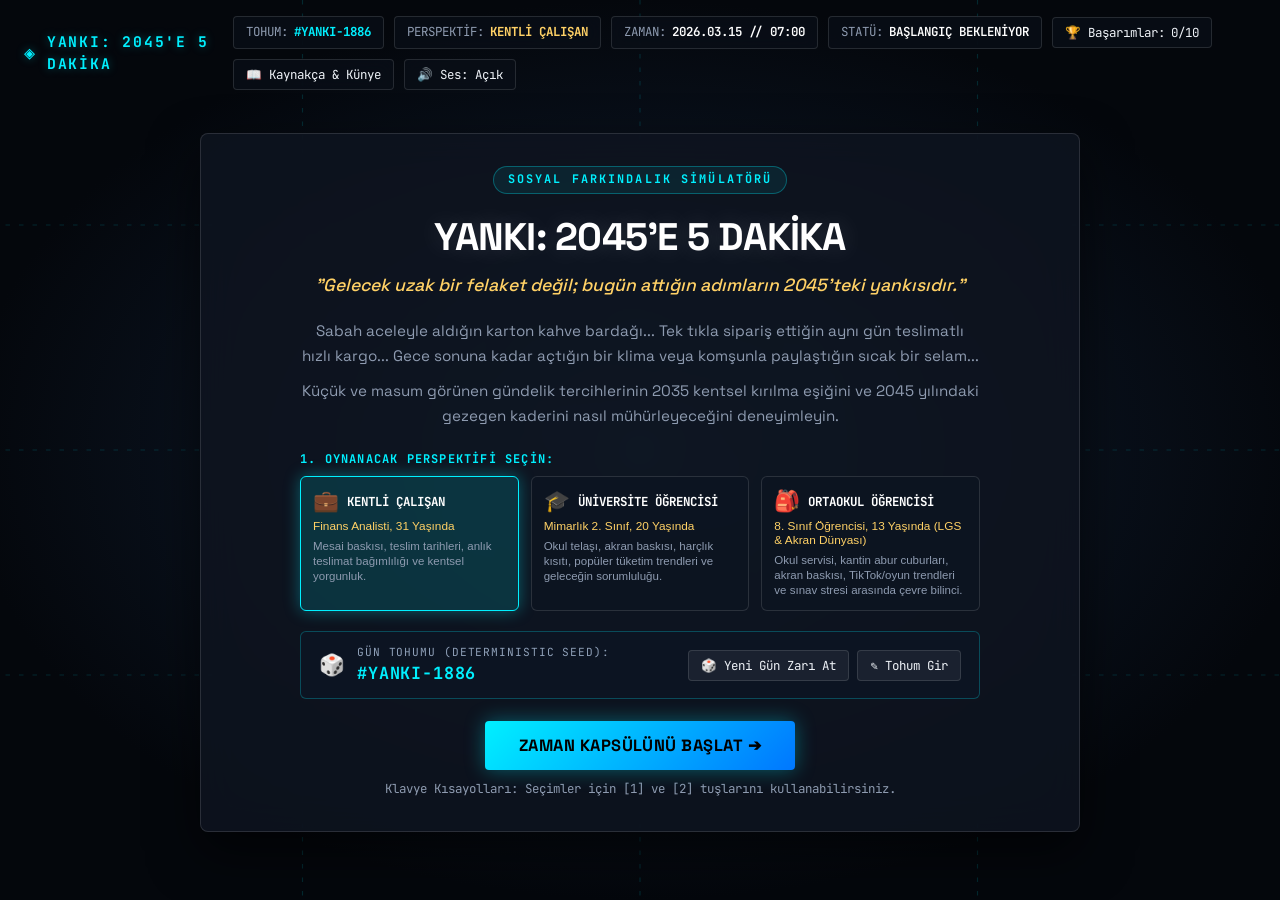
<file: index.html>
<!DOCTYPE html>
<html lang="tr">
<head>
  <meta charset="UTF-8">
  <meta name="viewport" content="width=device-width, initial-scale=1.0">
  <title>YANKI (ECHO): 2045'e 5 Dakika — Sosyal Farkındalık Simülatörü</title>
  <meta name="description" content="Gündelik alışkanlıklarımızın 2045 yılındaki ekolojik ve toplumsal yankısını simüle eden interaktif karar oyunu.">
  <meta property="og:title" content="YANKI: 2045'e 5 Dakika">
  <meta property="og:description" content="Gündelik alışkanlıklarımızın 2045 yılındaki ekolojik ve toplumsal yankısını simüle eden interaktif karar oyunu.">
  <meta property="og:type" content="website">
  <meta name="twitter:card" content="summary_large_image">
  
  <link rel="preconnect" href="https://fonts.googleapis.com">
  <link rel="preconnect" href="https://fonts.gstatic.com" crossorigin>
  <link href="https://fonts.googleapis.com/css2?family=Space+Grotesk:wght@400;500;600;700;800&family=JetBrains+Mono:wght@400;600;700&display=swap" rel="stylesheet">
  <link rel="stylesheet" href="/src/style.css">
</head>
<body>

  <!-- BACKGROUND SVG SCENE STAGE (100% Code-Based Vector Art) -->
  <div id="stage-visuals" class="stage-container" aria-hidden="true">
    
    <!-- 0. INTRO SCENE SVG -->
    <div id="svg-intro" class="svg-scene-container active">
      <svg viewBox="0 0 1200 800" preserveAspectRatio="xMidYMid slice" class="scene-svg">
        <defs>
          <radialGradient id="intro-glow" cx="50%" cy="50%" r="50%">
            <stop offset="0%" stop-color="#143147" stop-opacity="0.8"/>
            <stop offset="60%" stop-color="#0a121e" stop-opacity="0.95"/>
            <stop offset="100%" stop-color="#04070c" stop-opacity="1"/>
          </radialGradient>
        </defs>
        <rect width="1200" height="800" fill="url(#intro-glow)"/>
        
        <!-- Subtle Coordinates Grid -->
        <g opacity="0.14">
          <line x1="0" y1="200" x2="1200" y2="200" stroke="#00f0ff" stroke-width="1" stroke-dasharray="4,8"/>
          <line x1="0" y1="400" x2="1200" y2="400" stroke="#00f0ff" stroke-width="1" stroke-dasharray="4,8"/>
          <line x1="0" y1="600" x2="1200" y2="600" stroke="#00f0ff" stroke-width="1" stroke-dasharray="4,8"/>
          <line x1="300" y1="0" x2="300" y2="800" stroke="#00f0ff" stroke-width="1" stroke-dasharray="4,8"/>
          <line x1="600" y1="0" x2="600" y2="800" stroke="#00f0ff" stroke-width="1" stroke-dasharray="4,8"/>
          <line x1="900" y1="0" x2="900" y2="800" stroke="#00f0ff" stroke-width="1" stroke-dasharray="4,8"/>
        </g>

        <!-- Time Capsule Planetary Rings -->
        <g transform="translate(600, 400)">
          <circle r="180" fill="none" stroke="#00f0ff" stroke-width="1.5" stroke-opacity="0.4" class="anim-spin-slow"/>
          <circle r="230" fill="none" stroke="#38ef7d" stroke-width="1" stroke-opacity="0.25" stroke-dasharray="6,12" class="anim-spin-reverse"/>
          <ellipse rx="180" ry="60" fill="none" stroke="#00f0ff" stroke-width="1" stroke-opacity="0.3" transform="rotate(-25)"/>
          <ellipse rx="180" ry="60" fill="none" stroke="#00f0ff" stroke-width="1" stroke-opacity="0.3" transform="rotate(65)"/>
          <circle r="6" fill="#00f0ff" class="anim-pulse"/>
          <circle r="80" fill="none" stroke="#ffffff" stroke-width="1" stroke-opacity="0.1"/>
          <circle r="130" fill="none" stroke="#ffffff" stroke-width="1" stroke-opacity="0.08"/>
        </g>
      </svg>
    </div>

    <!-- 1. MORNING SCENE SVG (07:00 - Sunrise, modern city skyline, traffic) -->
    <div id="svg-morning" class="svg-scene-container">
      <svg viewBox="0 0 1200 800" preserveAspectRatio="xMidYMid slice" class="scene-svg">
        <defs>
          <linearGradient id="morning-sky" x1="0%" y1="0%" x2="0%" y2="100%">
            <stop offset="0%" stop-color="#1a1c2e"/>
            <stop offset="50%" stop-color="#2d3250"/>
            <stop offset="85%" stop-color="#f8b500"/>
            <stop offset="100%" stop-color="#ff6e40"/>
          </linearGradient>
          <linearGradient id="sun-glow" x1="0%" y1="0%" x2="0%" y2="100%">
            <stop offset="0%" stop-color="#fff275" stop-opacity="0.9"/>
            <stop offset="100%" stop-color="#ff7b54" stop-opacity="0.1"/>
          </linearGradient>
        </defs>
        <rect width="1200" height="800" fill="url(#morning-sky)"/>
        
        <circle cx="600" cy="480" r="130" fill="url(#sun-glow)" class="anim-pulse"/>

        <!-- Far Skyline -->
        <g fill="#16192b" opacity="0.8">
          <rect x="100" y="320" width="60" height="400"/>
          <polygon points="100,320 130,280 160,320"/>
          <rect x="190" y="360" width="80" height="360"/>
          <rect x="300" y="270" width="70" height="450"/>
          <line x1="335" y1="270" x2="335" y2="230" stroke="#16192b" stroke-width="3"/>
          <rect x="400" y="380" width="100" height="340"/>
          <rect x="720" y="310" width="90" height="410"/>
          <rect x="840" y="250" width="75" height="470"/>
          <polygon points="840,250 877,200 915,250"/>
          <rect x="940" y="350" width="60" height="370"/>
          <rect x="1030" y="330" width="85" height="390"/>
        </g>

        <!-- Near Skyline with Windows -->
        <g fill="#0c0e17">
          <rect x="40" y="420" width="110" height="380"/>
          <rect x="180" y="350" width="95" height="450"/>
          <rect x="195" y="380" width="8" height="12" fill="#ffd166" opacity="0.7"/>
          <rect x="220" y="380" width="8" height="12" fill="#ffd166" opacity="0.9"/>
          <rect x="245" y="420" width="8" height="12" fill="#ffd166" opacity="0.8"/>
          <rect x="310" y="430" width="130" height="370"/>
          <rect x="480" y="390" width="110" height="410"/>
          <rect x="620" y="410" width="100" height="390"/>
          <rect x="750" y="330" width="120" height="470"/>
          <line x1="810" y1="330" x2="810" y2="270" stroke="#0c0e17" stroke-width="4"/>
          <circle cx="810" cy="270" r="4" fill="#ff4757" class="anim-blink"/>
          <rect x="900" y="440" width="110" height="360"/>
          <rect x="1040" y="370" width="120" height="430"/>
        </g>

        <rect x="0" y="680" width="1200" height="120" fill="#08090f"/>
        <line x1="0" y1="740" x2="1200" y2="740" stroke="#ffd166" stroke-width="3" stroke-dasharray="30,30" opacity="0.4"/>
        
        <!-- Moving Vehicle -->
        <g transform="translate(320, 695)" class="anim-car-move">
          <rect x="0" y="15" width="80" height="25" rx="5" fill="#f8b500"/>
          <polygon points="15,15 25,2 55,2 65,15" fill="#222"/>
          <rect x="35" y="-4" width="12" height="6" fill="#fff" stroke="#222" stroke-width="1"/>
          <circle cx="18" cy="40" r="8" fill="#111"/>
          <circle cx="62" cy="40" r="8" fill="#111"/>
        </g>
      </svg>
    </div>

    <!-- 2. AFTERNOON SCENE SVG (Commercial District & Couriers) -->
    <div id="svg-afternoon" class="svg-scene-container">
      <svg viewBox="0 0 1200 800" preserveAspectRatio="xMidYMid slice" class="scene-svg">
        <defs>
          <linearGradient id="afternoon-sky" x1="0%" y1="0%" x2="0%" y2="100%">
            <stop offset="0%" stop-color="#0f2027"/>
            <stop offset="60%" stop-color="#203a43"/>
            <stop offset="100%" stop-color="#2c5364"/>
          </linearGradient>
        </defs>
        <rect width="1200" height="800" fill="url(#afternoon-sky)"/>
        
        <g fill="#111822">
          <rect x="80" y="150" width="220" height="650"/>
          <rect x="340" y="220" width="260" height="580"/>
          <rect x="640" y="120" width="240" height="680"/>
          <rect x="920" y="180" width="200" height="620"/>
        </g>

        <!-- Glitch Billboard -->
        <g transform="translate(370, 260)">
          <rect width="200" height="100" fill="#050505" stroke="#ff007f" stroke-width="3"/>
          <text x="100" y="45" fill="#ff007f" font-family="'JetBrains Mono', monospace" font-size="16" font-weight="700" text-anchor="middle">⚡ SON 2 ADET!</text>
          <text x="100" y="75" fill="#00f0ff" font-family="'Space Grotesk', sans-serif" font-size="14" text-anchor="middle">AYNI GÜN 3 SAATTE</text>
        </g>

        <!-- Repair Workshop Sign -->
        <g transform="translate(680, 480)">
          <rect width="160" height="50" fill="#1b2a26" stroke="#38ef7d" stroke-width="2"/>
          <text x="80" y="32" fill="#38ef7d" font-family="'Space Grotesk', sans-serif" font-size="13" font-weight="600" text-anchor="middle">✂ ONARIM & ATÖLYE</text>
        </g>

        <!-- Courier Motorbike -->
        <g transform="translate(520, 680)" class="anim-courier">
          <polygon points="10,20 30,5 50,5 60,20" fill="#ff4757"/>
          <circle cx="15" cy="30" r="10" fill="#111"/>
          <circle cx="55" cy="30" r="10" fill="#111"/>
          <rect x="2" y="-2" width="24" height="22" fill="#ffd32a" stroke="#333" stroke-width="1"/>
        </g>
      </svg>
    </div>

    <!-- 3. NIGHT SCENE SVG (Night City & Pylons) -->
    <div id="svg-night" class="svg-scene-container">
      <svg viewBox="0 0 1200 800" preserveAspectRatio="xMidYMid slice" class="scene-svg">
        <defs>
          <linearGradient id="night-sky" x1="0%" y1="0%" x2="0%" y2="100%">
            <stop offset="0%" stop-color="#050811"/>
            <stop offset="70%" stop-color="#0c1427"/>
            <stop offset="100%" stop-color="#141c30"/>
          </linearGradient>
        </defs>
        <rect width="1200" height="800" fill="url(#night-sky)"/>
        
        <!-- Crescent Moon -->
        <g transform="translate(950, 120)">
          <path d="M40 0 A 30 30 0 1 0 70 50 A 25 25 0 1 1 40 0 Z" fill="#e0e6ed" opacity="0.9"/>
        </g>

        <g fill="#090d16">
          <rect x="120" y="260" width="300" height="540"/>
          <rect x="460" y="200" width="320" height="600"/>
          <rect x="820" y="310" width="280" height="490"/>
        </g>

        <!-- Glowing AC room -->
        <g transform="translate(500, 280)">
          <rect width="90" height="60" fill="#00f0ff" opacity="0.85"/>
          <rect x="95" y="30" width="45" height="30" fill="#2d3436" stroke="#00f0ff" stroke-width="1"/>
          <circle cx="117" cy="45" r="10" fill="none" stroke="#00f0ff" stroke-width="2" class="anim-fan-fast"/>
        </g>

        <!-- Power Transmission Pylon -->
        <g transform="translate(180, 460)" stroke="#3d4960" stroke-width="2" fill="none">
          <line x1="50" y1="0" x2="20" y2="180"/>
          <line x1="50" y1="0" x2="80" y2="180"/>
          <line x1="10" y1="40" x2="90" y2="40"/>
          <line x1="20" y1="90" x2="80" y2="90"/>
          <circle cx="10" cy="40" r="3" fill="#00f0ff" class="anim-blink"/>
          <circle cx="90" cy="40" r="3" fill="#00f0ff" class="anim-blink"/>
        </g>
      </svg>
    </div>

    <!-- 4. TIME LEAP SVG -->
    <div id="svg-timeleap" class="svg-scene-container">
      <svg viewBox="0 0 1200 800" preserveAspectRatio="xMidYMid slice" class="scene-svg">
        <rect width="1200" height="800" fill="#080911"/>
        <g stroke="#ffffff" stroke-width="3" fill="none" opacity="0.6">
          <path d="M 120 180 L 120 120 L 180 120"/>
          <path d="M 1020 120 L 1080 120 L 1080 180"/>
          <path d="M 120 620 L 120 680 L 180 680"/>
          <path d="M 1020 680 L 1080 680 L 1080 620"/>
          <circle cx="600" cy="400" r="40" stroke="#00f0ff" stroke-width="2" stroke-dasharray="6,6"/>
          <line x1="580" y1="400" x2="620" y2="400" stroke="#00f0ff" stroke-width="2"/>
          <line x1="600" y1="380" x2="600" y2="420" stroke="#00f0ff" stroke-width="2"/>
        </g>
        <line x1="0" y1="280" x2="1200" y2="280" stroke="#ff0055" stroke-width="2" opacity="0.5" class="anim-scanline"/>
      </svg>
    </div>

    <!-- 5. ENDING A SVG: PLASTİK ŞAFAK -->
    <div id="svg-ending-a" class="svg-scene-container">
      <svg viewBox="0 0 1200 800" preserveAspectRatio="xMidYMid slice" class="scene-svg">
        <defs>
          <linearGradient id="toxic-sky" x1="0%" y1="0%" x2="0%" y2="100%">
            <stop offset="0%" stop-color="#2c1802"/>
            <stop offset="50%" stop-color="#5a3805"/>
            <stop offset="85%" stop-color="#b06d12"/>
            <stop offset="100%" stop-color="#e67e22"/>
          </linearGradient>
        </defs>
        <rect width="1200" height="800" fill="url(#toxic-sky)"/>
        <g fill="#1a1105">
          <polygon points="180,750 200,320 250,320 270,750"/>
          <polygon points="280,750 295,260 340,260 355,750"/>
          <polygon points="850,750 865,290 910,290 925,750"/>
          <polygon points="940,750 955,340 995,340 1010,750"/>
        </g>
        <g fill="#2b1a0a" opacity="0.75" class="anim-smoke">
          <circle cx="225" cy="270" r="45"/>
          <circle cx="260" cy="230" r="60"/>
          <circle cx="890" cy="240" r="55"/>
        </g>
        <g transform="translate(680, 520)" fill="#0f0a03">
          <ellipse cx="40" cy="35" rx="14" ry="18"/>
          <rect x="44" y="32" width="14" height="12" rx="3" fill="#ff793f"/>
          <path d="M 26 55 C 20 90, 15 150, 15 220 L 65 220 C 65 150, 60 90, 54 55 Z"/>
        </g>
      </svg>
    </div>

    <!-- 6. ENDING B SVG: TEKNO-AYRIŞMA (Bio-Dome) -->
    <div id="svg-ending-b" class="svg-scene-container">
      <svg viewBox="0 0 1200 800" preserveAspectRatio="xMidYMid slice" class="scene-svg">
        <defs>
          <linearGradient id="desert-sky" x1="0%" y1="0%" x2="0%" y2="100%">
            <stop offset="0%" stop-color="#190e29"/>
            <stop offset="60%" stop-color="#3d1e47"/>
            <stop offset="100%" stop-color="#843b62"/>
          </linearGradient>
          <radialGradient id="dome-light" cx="50%" cy="80%" r="60%">
            <stop offset="0%" stop-color="#00f0ff" stop-opacity="0.5"/>
            <stop offset="70%" stop-color="#7000ff" stop-opacity="0.2"/>
            <stop offset="100%" stop-color="#000000" stop-opacity="0"/>
          </radialGradient>
        </defs>
        <rect width="1200" height="800" fill="url(#desert-sky)"/>
        <path d="M 0 680 Q 300 620, 600 690 T 1200 660 L 1200 800 L 0 800 Z" fill="#2d152a"/>
        <g transform="translate(600, 700)">
          <path d="M -320 0 A 320 320 0 0 1 320 0 Z" fill="url(#dome-light)"/>
          <path d="M -320 0 A 320 320 0 0 1 320 0 Z" fill="none" stroke="#00f0ff" stroke-width="3" opacity="0.8"/>
          <g fill="#0b1b2b" stroke="#00f0ff" stroke-width="0.5">
            <rect x="-180" y="-190" width="45" height="190"/>
            <rect x="-110" y="-260" width="55" height="260"/>
            <rect x="-30" y="-290" width="60" height="290"/>
            <rect x="50" y="-230" width="50" height="230"/>
          </g>
        </g>
      </svg>
    </div>

    <!-- 7. ENDING C SVG: SİMBİYOZ & ONARIM (Vertical Forest) -->
    <div id="svg-ending-c" class="svg-scene-container">
      <svg viewBox="0 0 1200 800" preserveAspectRatio="xMidYMid slice" class="scene-svg">
        <defs>
          <linearGradient id="utopia-sky" x1="0%" y1="0%" x2="0%" y2="100%">
            <stop offset="0%" stop-color="#0b3b43"/>
            <stop offset="40%" stop-color="#146059"/>
            <stop offset="80%" stop-color="#38ef7d"/>
            <stop offset="100%" stop-color="#a8ff78"/>
          </linearGradient>
        </defs>
        <rect width="1200" height="800" fill="url(#utopia-sky)"/>
        <g fill="none" stroke="#ffffff" stroke-width="2" opacity="0.85">
          <path d="M 240 180 Q 248 170, 256 180 Q 264 170, 272 180"/>
          <path d="M 280 150 Q 288 140, 296 150 Q 304 140, 312 150"/>
        </g>
        <g fill="#0b241d">
          <rect x="140" y="260" width="130" height="490"/>
          <rect x="330" y="180" width="150" height="570"/>
          <rect x="740" y="220" width="140" height="530"/>
        </g>
        <g fill="#2ed573">
          <circle cx="140" cy="300" r="16"/>
          <circle cx="270" cy="340" r="18"/>
          <circle cx="360" cy="170" r="24"/>
          <circle cx="410" cy="155" r="30"/>
          <circle cx="770" cy="205" r="26"/>
        </g>
        <rect x="0" y="700" width="1200" height="100" fill="#00cec9"/>
      </svg>
    </div>

    <!-- 8. ENDING E SVG: DİJİTAL İNZİVA (Cyber Cold Grid) -->
    <div id="svg-ending-e" class="svg-scene-container">
      <svg viewBox="0 0 1200 800" preserveAspectRatio="xMidYMid slice" class="scene-svg">
        <defs>
          <linearGradient id="cyber-sky" x1="0%" y1="0%" x2="0%" y2="100%">
            <stop offset="0%" stop-color="#070314"/>
            <stop offset="60%" stop-color="#190a36"/>
            <stop offset="100%" stop-color="#2b1055"/>
          </linearGradient>
        </defs>
        <rect width="1200" height="800" fill="url(#cyber-sky)"/>
        <!-- Cyber Neon Towers -->
        <g fill="#0e0720" stroke="#c084fc" stroke-width="1" opacity="0.8">
          <rect x="100" y="240" width="150" height="560"/>
          <rect x="300" y="180" width="180" height="620"/>
          <rect x="540" y="280" width="160" height="520"/>
          <rect x="760" y="150" width="170" height="650"/>
          <rect x="980" y="260" width="140" height="540"/>
        </g>
        <!-- Virtual Light Pillars -->
        <g stroke="#c084fc" stroke-width="2" opacity="0.6">
          <line x1="390" y1="180" x2="390" y2="0" stroke-dasharray="10,10"/>
          <line x1="845" y1="150" x2="845" y2="0" stroke-dasharray="10,10"/>
        </g>
        <rect x="0" y="720" width="1200" height="80" fill="#070314"/>
        <!-- Glowing Grid lines on floor -->
        <g stroke="#c084fc" stroke-width="1.5" opacity="0.4">
          <line x1="0" y1="750" x2="1200" y2="750"/>
          <line x1="0" y1="780" x2="1200" y2="780"/>
          <line x1="200" y1="720" x2="100" y2="800"/>
          <line x1="600" y1="720" x2="600" y2="800"/>
          <line x1="1000" y1="720" x2="1100" y2="800"/>
        </g>
      </svg>
    </div>

    <!-- 9. ENDING D SVG: KIRILGAN ARAF -->
    <div id="svg-ending-d" class="svg-scene-container">
      <svg viewBox="0 0 1200 800" preserveAspectRatio="xMidYMid slice" class="scene-svg">
        <defs>
          <linearGradient id="limbo-sky" x1="0%" y1="0%" x2="0%" y2="100%">
            <stop offset="0%" stop-color="#1e272e"/>
            <stop offset="50%" stop-color="#485460"/>
            <stop offset="100%" stop-color="#808e9b"/>
          </linearGradient>
        </defs>
        <rect width="1200" height="800" fill="url(#limbo-sky)"/>
        <circle cx="600" cy="260" r="60" fill="#d2dae2" opacity="0.3"/>
        <g fill="#2c3e50">
          <rect x="180" y="320" width="120" height="480"/>
          <rect x="360" y="270" width="140" height="530"/>
          <rect x="700" y="300" width="130" height="500"/>
        </g>
        <g transform="translate(560, 380)" stroke="#111" stroke-width="3" fill="none">
          <line x1="40" y1="0" x2="15" y2="280"/>
          <line x1="40" y1="0" x2="65" y2="280"/>
          <circle cx="40" cy="0" r="7" fill="#ffa801" class="anim-blink"/>
        </g>
        <rect x="0" y="720" width="1200" height="80" fill="#1e272e"/>
      </svg>
    </div>

  </div>

  <!-- HUD & STATUS OVERLAY -->
  <header id="main-hud" class="hud-overlay">
    <div class="hud-top-bar">
      <div class="hud-brand">
        <span class="hud-logo-icon">◈</span>
        <span class="hud-title">YANKI: 2045'E 5 DAKİKA</span>
      </div>

      <div class="hud-status-group">
        <div id="hud-seed-pill" class="hud-pill hud-pill-seed" title="Mevcut Oyun Gün Tohumu">
          <span class="pill-label">TOHUM:</span>
          <span id="hud-seed-val" class="pill-val">#YANKI-8421</span>
        </div>
        <div id="hud-persona-pill" class="hud-pill hud-pill-persona">
          <span class="pill-label">PERSPEKTİF:</span>
          <span id="hud-persona" class="pill-val">KENTLİ ÇALIŞAN</span>
        </div>
        <div class="hud-pill">
          <span class="pill-label">ZAMAN:</span>
          <span id="hud-time" class="pill-val">2026.03.15 // 07:00</span>
        </div>
        <div class="hud-pill">
          <span class="pill-label">STATÜ:</span>
          <span id="hud-status" class="pill-val">BAŞLANGIÇ BEKLENİYOR</span>
        </div>
        
        <button id="btn-open-achievements" class="btn-hud-icon" title="Açılan Başarımlar">
          🏆 Başarımlar: <span id="hud-achievements-count">0/10</span>
        </button>

        <button id="btn-open-dossier" class="btn-hud-icon" title="Akademik Kaynakça & Proje Künyesi (10 Hakemli Araştırma)">
          📖 Kaynakça & Künye
        </button>

        <button id="btn-sound-toggle" class="btn-hud-icon" title="Sesi Aç/Kapat" aria-label="Sesi Aç/Kapat">
          🔊 Ses: Açık
        </button>
      </div>
    </div>
  </header>



  <!-- MAIN INTERACTIVE APP CONTAINER -->
  <main id="app-container" class="app-main">

    <!-- SCREEN 1: INTRO / START -->
    <section id="screen-intro" class="screen-view active">
      <div class="intro-dialog-box glass-panel">
        <div class="intro-badge">SOSYAL FARKINDALIK SİMÜLATÖRÜ</div>
        <h1 class="intro-headline">YANKI: 2045'E 5 DAKİKA</h1>
        <p class="intro-tagline">"Gelecek uzak bir felaket değil; bugün attığın adımların 2045'teki yankısıdır."</p>

        <div class="intro-lore">
          <p>
            Sabah aceleyle aldığın karton kahve bardağı... Tek tıkla sipariş ettiğin aynı gün teslimatlı hızlı kargo...
            Gece sonuna kadar açtığın bir klima veya komşunla paylaştığın sıcak bir selam...
          </p>
          <p>
            Küçük ve masum görünen gündelik tercihlerinin 2035 kentsel kırılma eşiğini ve 2045 yılındaki gezegen kaderini nasıl mühürleyeceğini deneyimleyin.
          </p>
        </div>

        <!-- 3-PERSONA SELECTOR TABS -->
        <div class="persona-selector-container">
          <div class="selector-heading">1. OYNANACAK PERSPEKTİFİ SEÇİN:</div>
          <div id="persona-cards-container" class="persona-cards-grid">
            <!-- Dynamically populated persona cards -->
          </div>
        </div>

        <!-- SEED & PERSONA CONTROL PANEL -->
        <div class="seed-control-panel glass-panel-subtle">
          <div class="seed-info-group">
            <span class="seed-icon">🎲</span>
            <div class="seed-texts">
              <span class="seed-label">GÜN TOHUMU (DETERMINISTIC SEED):</span>
              <span id="seed-code-val" class="seed-code">#YANKI-8421</span>
            </div>
          </div>
          <div class="seed-actions">
            <button id="btn-reroll-seed" class="btn-subtle" title="Yeni Gün Tohumu Zarı At">
              🎲 Yeni Gün Zarı At
            </button>
            <button id="btn-custom-seed" class="btn-subtle" title="Özel Tohum Kodu Gir">
              ✎ Tohum Gir
            </button>
          </div>
        </div>

        <div class="intro-action-zone">
          <button id="btn-start-game" class="btn-prime">
            <span class="btn-text">ZAMAN KAPSÜLÜNÜ BAŞLAT ➔</span>
          </button>
          <div class="intro-hint">Klavye Kısayolları: Seçimler için [1] ve [2] tuşlarını kullanabilirsiniz.</div>
        </div>
      </div>
    </section>

    <!-- SCREEN 2: GAMEPLAY SCENE (Decision Point) -->
    <section id="screen-game" class="screen-view">
      <div class="scene-dialog-card glass-panel">
        <div class="scene-header">
          <span id="scene-act-tag" class="scene-step-tag">ACT 1 // 07:15</span>
          <h2 id="scene-title" class="scene-title-text">Sabah Telaşı: Güne Başlarken</h2>
        </div>

        <p id="scene-narration" class="scene-narrative-text">
          Alarm çaldı. Toplantıya sadece 25 dakika var. Şehir puslu bir sabah serinliğine gömülü...
        </p>

        <!-- Dual Choice Cards -->
        <div class="choices-container">
          <button id="btn-choice-a" class="choice-card choice-a">
            <div class="choice-key-badge">[1] / [A]</div>
            <div class="choice-body">
              <h3 id="choice-title-a" class="choice-title">Hızlı Çözüm</h3>
              <p id="choice-desc-a" class="choice-desc">Açıklama</p>
            </div>
          </button>

          <button id="btn-choice-b" class="choice-card choice-b">
            <div class="choice-key-badge">[2] / [B]</div>
            <div class="choice-body">
              <h3 id="choice-title-b" class="choice-title">Bilinçli Adım</h3>
              <p id="choice-desc-b" class="choice-desc">Açıklama</p>
            </div>
          </button>
        </div>
      </div>
    </section>

    <!-- SCREEN 3: TIME LEAP (We Become What We Behold Snapshot Montage) -->
    <section id="screen-timeleap" class="screen-view">
      <div class="timeleap-overlay">
        <div class="timeleap-counter-box">
          <span class="counter-label">ZAMAN SIÇRAMASI:</span>
          <span id="timeleap-counter" class="counter-number">2026</span>
        </div>

        <div id="timeleap-cards" class="timeleap-cards-deck">
          <!-- Dynamically populated snapshot newspaper cards -->
        </div>

        <div class="timeleap-controls">
          <button id="btn-proceed-2045" class="btn-prime">
            <span class="btn-text">2045 NİHAİ DÜNYASINA ADIM AT ➔</span>
          </button>
        </div>
      </div>
    </section>

    <!-- SCREEN 4: 2045 ENDING & EPILOGUE -->
    <section id="screen-ending" class="screen-view">
      <div class="ending-modal-card glass-panel">
        <div id="ending-badge" class="ending-badge badge-danger">DİSTOPİK ÇÖKÜŞ</div>
        <h2 id="ending-title" class="ending-title-text">PLASTİK ŞAFAK</h2>
        <div id="ending-quote" class="ending-quote-text">"Konfor arayışımızın bedelini ciğerlerimizle ödüyoruz."</div>

        <div class="ending-body-content">
          <p id="ending-desc" class="ending-description">
            Yıl 2045. Şehir artık nefes alınamaz bir sera...
          </p>

          <div id="ending-advice" class="ending-advice-box">
            💡 Gelecek Notu: Bir dahaki sefere atıkları kaynağında durdurmayı dene.
          </div>

          <!-- 2045 FINAL LIFE & PLANET METRICS BALANCE SHEET -->
          <div class="ending-metrics-card">
            <div class="ending-metrics-header">
              <span class="metrics-badge">2045 NİHAİ YAŞAM VE GEZEGEN BİLANÇOSU</span>
              <span class="metrics-sub">2026'daki gündelik mikro kararlarının 2045 yılındaki somut ekolojik faturası</span>
            </div>

            <!-- Percentage Indicators -->
            <div class="ending-metrics-grid">
              <!-- Metric 1: Eco Score -->
              <div class="ending-metric-box">
                <div class="metric-top-row">
                  <span class="metric-name">🌿 EKOLOJİK BAKİYE</span>
                  <span id="final-eco-val" class="metric-num">50%</span>
                </div>
                <div class="metric-bar-track">
                  <div id="final-eco-bar" class="metric-bar-fill eco-fill" style="width: 50%;"></div>
                </div>
                <div id="final-eco-status" class="metric-verdict">Hesaplanıyor...</div>
              </div>

              <!-- Metric 2: Social Empathy -->
              <div class="ending-metric-box">
                <div class="metric-top-row">
                  <span class="metric-name">🤝 KOLEKTİF EMPATİ</span>
                  <span id="final-social-val" class="metric-num">50%</span>
                </div>
                <div class="metric-bar-track">
                  <div id="final-social-bar" class="metric-bar-fill social-fill" style="width: 50%;"></div>
                </div>
                <div id="final-social-status" class="metric-verdict">Hesaplanıyor...</div>
              </div>

              <!-- Metric 3: Comfort Addiction -->
              <div class="ending-metric-box">
                <div class="metric-top-row">
                  <span class="metric-name">⚡ KONFOR BAĞIMLILIĞI</span>
                  <span id="final-comfort-val" class="metric-num">50%</span>
                </div>
                <div class="metric-bar-track">
                  <div id="final-comfort-bar" class="metric-bar-fill comfort-fill" style="width: 50%;"></div>
                </div>
                <div id="final-comfort-status" class="metric-verdict">Hesaplanıyor...</div>
              </div>
            </div>

            <!-- CONCRETE PHYSICAL FOOTPRINT (Empirical 10-Study Calculations) -->
            <div class="footprint-metrics-container">
              <div class="footprint-header">
                <span class="footprint-badge">🔬 BİLİMSEL TÜKETİM & ÇEVRESEL AYAK İZİ FATURASI</span>
                <span class="footprint-sub">10 Hakemli Araştırma Çarpanlarıyla Modellenmiş Yıllık Kümülatif Etki</span>
              </div>
              <div class="footprint-grid">
                <div class="footprint-box">
                  <div class="footprint-top">
                    <span class="footprint-icon">💨</span>
                    <span class="footprint-label">KARBON EMİSYON YÜKÜ</span>
                  </div>
                  <span id="footprint-co2-val" class="footprint-val">+0.0 kg CO₂-e</span>
                  <span class="footprint-ref">Demirtürk (2021) // Karayolu Ulaşımı</span>
                </div>
                <div class="footprint-box">
                  <div class="footprint-top">
                    <span class="footprint-icon">🥤</span>
                    <span class="footprint-label">KATI & MİKROPLASTİK</span>
                  </div>
                  <span id="footprint-plastic-val" class="footprint-val">+0.00 kg Atık</span>
                  <span class="footprint-ref">Arı & Öğüt (2021) // Ambalaj & Lifler</span>
                </div>
                <div class="footprint-box">
                  <div class="footprint-top">
                    <span class="footprint-icon">💧</span>
                    <span class="footprint-label">SANAL SU AYAK İZİ</span>
                  </div>
                  <span id="footprint-water-val" class="footprint-val">+0 L Su</span>
                  <span class="footprint-ref">Sevgili & Pekacar (2024) // Hızlı Moda & Tüketim</span>
                </div>
              </div>
              <div id="footprint-verdict-text" class="footprint-verdict-box">
                Hesaplanıyor...
              </div>
            </div>

          </div>
        </div>

        <div class="ending-actions-grid">
          <button id="btn-open-flowchart" class="btn-action">
            <span>🌿 Karar Ağacı & Bilimsel İnceleme</span>
          </button>
          <button id="btn-restart-game" class="btn-action btn-restart">
            <span>↺ Yeniden Oyna (Farklı Bir Gelecek)</span>
          </button>
        </div>
      </div>
    </section>

  </main>

  <!-- MODAL 1: DUAL-MODE FLOWCHART & DECISION TREE -->
  <div id="modal-flowchart" class="app-modal" role="dialog" aria-modal="true" aria-labelledby="flowchart-title">
    <div class="modal-backdrop"></div>
    <div class="modal-window modal-window-wide glass-panel">
      <div class="modal-header">
        <div class="modal-title-group">
          <span>🌿</span>
          <h2 id="flowchart-title">KARAR AĞACI & BİLİMSEL İNCELEME</h2>
        </div>
        <div class="flowchart-mode-tabs">
          <button id="tab-mode-graph" class="tab-mode-btn active" title="Görsel Dallanma Düğüm Grafigi">
            🌐 Görsel Düğüm Grafiği
          </button>
          <button id="tab-mode-list" class="tab-mode-btn" title="Kompakt Karar Geçmişi Listesi">
            📋 Kompakt Liste
          </button>
        </div>
        <button id="btn-close-flowchart" class="btn-modal-close" aria-label="Kapat">✕</button>
      </div>

      <div class="modal-body modal-flowchart-body">
        
        <!-- View 1: Interactive Node Graph with SVG Connections -->
        <div id="flowchart-graph-view" class="flowchart-view-panel">
          <p class="text-muted" style="font-size: 0.85rem; color: #94a3b8; margin-bottom: 8px;">
            Alınan kararlar yeşil çizgiyle işaretlenmiştir. Kilitli alternatifleri ve bilimsel dayanaklarını incelemek için düğümlere tıklayın:
          </p>
          
          <div class="flowchart-wrapper">
            <svg id="flowchart-svg-lines" class="flowchart-svg-canvas"></svg>
            <div id="flowchart-grid" class="flowchart-grid">
              <!-- Dynamically populated stages & decision nodes -->
            </div>
          </div>

          <!-- Node Inspector Box -->
          <div class="flowchart-inspector glass-panel-subtle">
            <div class="inspector-header">
              <span id="inspect-title" class="inspect-title">Düğüm Seçin</span>
              <span id="inspect-stat" class="inspect-stat">Detaylar</span>
            </div>
            <p id="inspect-desc" class="inspect-desc">Karar dallarından birini seçerek kararın nedenlerini inceleyebilirsiniz.</p>
            <div class="inspect-theory-container">
              <span class="inspect-theory-tag">🔬 Bilimsel Kuramsal Dayanak:</span>
              <p id="inspect-theory" class="inspect-theory-text">Ampirik literatür dayanağı burada listelenir.</p>
            </div>
          </div>
        </div>

        <!-- View 2: Compact Decision List -->
        <div id="flowchart-list-view" class="flowchart-view-panel" style="display: none;">
          <p class="text-muted" style="font-size: 0.85rem; color: #94a3b8; margin-bottom: 12px;">
            Bu simülasyon turunda verilen tüm kararlar, somut tüketim faturası ve mikro/makro dengeler:
          </p>
          <div id="flowchart-compact-list" class="history-list">
            <!-- Dynamically populated list rows -->
          </div>
        </div>

        <div style="margin-top: 14px; display: flex; justify-content: flex-end;">
          <button id="btn-flowchart-restart" class="btn-prime">
            <span>↺ YENİ GÜN VE TOHUMLA OYNA</span>
          </button>
        </div>
      </div>
    </div>
  </div>

  <!-- MODAL 2: ACADEMIC DOSSIER & CITATIONS (10 STUDIES) -->
  <div id="modal-dossier" class="app-modal" role="dialog" aria-modal="true" aria-labelledby="dossier-title">
    <div class="modal-backdrop"></div>
    <div class="modal-window modal-window-wide glass-panel">
      <div class="modal-header">
        <div class="modal-title-group">
          <span>📖</span>
          <div>
            <h2 id="dossier-title">AKADEMİK DOSYA & PROJE KÜNYESİ</h2>
            <div class="modal-subtitle">Üniversite Düzeyi "Yapay Zeka ve Tasarım" Vize Ödevi — 10 Hakemli Araştırma Temelli Simülasyon</div>
          </div>
        </div>
        <button id="btn-close-dossier" class="btn-modal-close" aria-label="Kapat">✕</button>
      </div>

      <div class="modal-body modal-dossier-body">
        <div class="dossier-manifesto-box glass-panel-subtle">
          <div class="manifesto-title">🎓 Pedagojik Çerçeve & Karar Mimarisi Bildirgesi</div>
          <p class="manifesto-text">
            Bu proje, İdil & Koçak (2024) tarafından ortaya konan <em>"Ciddi Oyunların Çevre Pedagojisindeki Rolü"</em> ve Yürük & Sadioğlu (2024) 
            <em>"Dürtme (Nudge) Teorisi"</em> ampirik bulguları çerçevesinde tasarlanmıştır. Oyuncuyu pasif bilgi okuyucusu yapmak yerine, 
            mikro kararlarının 2035 kentsel eşiğini ve 2045 nihai ekolojik bilançosunu nasıl kümülatif olarak şekillendirdiğini göstererek 
            derin sorumluluk bilinci oluşturur.
          </p>
        </div>

        <div class="dossier-section-title">HAKEMLİ AKADEMİK KAYNAKLAR (APA 7 KÜNYELERİ & AMPİRİK DAYANAKLAR)</div>

        <div id="dossier-studies-list" class="dossier-studies-grid">
          <!-- Dynamically populated cards from academicData.js -->
        </div>
      </div>
    </div>
  </div>

  <!-- MODAL 3: ACHIEVEMENTS SHOWCASE -->
  <div id="modal-achievements" class="app-modal" role="dialog" aria-modal="true" aria-labelledby="achievements-title">
    <div class="modal-backdrop"></div>
    <div class="modal-window glass-panel">
      <div class="modal-header">
        <div class="modal-title-group">
          <span>🏆</span>
          <h2 id="achievements-title">GİZLİ BAŞARIMLAR (ACHIEVEMENTS)</h2>
        </div>
        <button id="btn-close-achievements" class="btn-modal-close" aria-label="Kapat">✕</button>
      </div>

      <div class="modal-body">
        <div class="achievements-progress-bar">
          <div class="achievements-progress-label">
            <span id="achievements-text">0 / 10 BAŞARIM TAMAMLANDI</span>
          </div>
          <div class="achievements-track">
            <div id="achievements-fill" class="achievements-fill" style="width: 0%;"></div>
          </div>
        </div>

        <div id="achievements-grid" class="achievements-grid">
          <!-- Populated dynamically with 10 achievements -->
        </div>
      </div>
    </div>
  </div>

  <!-- SCRIPTS (Pure Static ES Modules for Vercel Hobby Zero-Config Hosting) -->
  <script type="module" src="/src/audio.js"></script>
  <script type="module" src="/src/academicData.js"></script>
  <script type="module" src="/src/scenarios.js"></script>
  <script type="module" src="/src/game.js"></script>
</body>
</html>
</file>
<file: src/style.css>
/**
 * YANKI (ECHO): 2045'e 5 Dakika
 * style.css - Minimalist Cybernetic & Quantic Dream Styling
 * Zero external font or CSS dependencies required at runtime.
 */

:root {
  --font-main: 'Space Grotesk', -apple-system, BlinkMacSystemFont, 'Segoe UI', Roboto, sans-serif;
  --font-mono: 'JetBrains Mono', monospace;

  /* Color Palette (60-30-10) */
  --bg-dark: #07090e;
  --bg-card: rgba(14, 20, 31, 0.88);
  --bg-glass: rgba(16, 24, 40, 0.78);
  --bg-glass-subtle: rgba(22, 33, 54, 0.65);

  --color-cyan: #00f0ff;
  --color-cyan-glow: rgba(0, 240, 255, 0.35);
  --color-emerald: #38ef7d;
  --color-emerald-glow: rgba(56, 239, 125, 0.35);
  --color-amber: #ffd166;
  --color-amber-glow: rgba(255, 209, 102, 0.35);
  --color-danger: #ff4757;
  --color-danger-glow: rgba(255, 71, 87, 0.35);
  --color-purple: #c084fc;
  --color-purple-glow: rgba(192, 132, 252, 0.35);

  --text-main: #eef2f7;
  --text-muted: #8e9bb0;
  --text-bright: #ffffff;

  --border-glass: rgba(255, 255, 255, 0.12);
  --border-active: rgba(0, 240, 255, 0.5);

  --transition-snappy: 0.2s cubic-bezier(0.2, 0.8, 0.2, 1);
  --transition-smooth: 0.35s ease;
}

/* RESET & BASE */
*, *::before, *::after {
  box-sizing: border-box;
  margin: 0;
  padding: 0;
}

html, body {
  width: 100%;
  height: 100%;
  overflow-x: hidden;
  background-color: var(--bg-dark);
  color: var(--text-main);
  font-family: var(--font-main);
  line-height: 1.5;
  user-select: none;
  -webkit-font-smoothing: antialiased;
}

/* STAGE BACKGROUND SVG CONTAINERS */
.stage-container {
  position: fixed;
  top: 0;
  left: 0;
  width: 100vw;
  height: 100vh;
  z-index: 1;
  pointer-events: none;
  overflow: hidden;
}

.svg-scene-container {
  position: absolute;
  top: 0;
  left: 0;
  width: 100%;
  height: 100%;
  opacity: 0;
  visibility: hidden;
  transition: opacity 0.8s ease-in-out, visibility 0.8s ease;
}

.svg-scene-container.active {
  opacity: 1;
  visibility: visible;
}

.scene-svg {
  width: 100%;
  height: 100%;
  display: block;
}

/* SVG KEYFRAME ANIMATIONS */
@keyframes spinClockwise {
  from { transform: rotate(0deg); }
  to { transform: rotate(360deg); }
}
@keyframes spinCounterClockwise {
  from { transform: rotate(0deg); }
  to { transform: rotate(-360deg); }
}
@keyframes pulseSubtle {
  0%, 100% { opacity: 0.85; transform: scale(1); }
  50% { opacity: 1; transform: scale(1.04); }
}
@keyframes blinkSignal {
  0%, 100% { opacity: 1; }
  50% { opacity: 0.2; }
}
@keyframes fanFast {
  from { transform: rotate(0deg); transform-origin: 117px 45px; }
  to { transform: rotate(360deg); transform-origin: 117px 45px; }
}
@keyframes carGlide {
  0% { transform: translate(-100px, 695px); }
  100% { transform: translate(1300px, 695px); }
}
@keyframes courierDrive {
  0% { transform: translate(-80px, 680px); }
  100% { transform: translate(1280px, 680px); }
}
@keyframes smokeBillow {
  0% { transform: translateY(0) scale(1); opacity: 0.75; }
  50% { opacity: 0.45; }
  100% { transform: translateY(-40px) scale(1.3); opacity: 0; }
}
@keyframes droneFloat {
  0%, 100% { transform: translate(320px, 260px); }
  50% { transform: translate(340px, 245px); }
}
@keyframes scanlineGlitch {
  0% { transform: translateY(-100%); }
  100% { transform: translateY(800px); }
}

.anim-spin-slow {
  animation: spinClockwise 45s linear infinite;
  transform-origin: center;
}
.anim-spin-reverse {
  animation: spinCounterClockwise 35s linear infinite;
  transform-origin: center;
}
.anim-pulse {
  animation: pulseSubtle 3s ease-in-out infinite;
  transform-origin: center;
}
.anim-blink {
  animation: blinkSignal 1.2s infinite;
}
.anim-fan-fast {
  animation: fanFast 0.2s linear infinite;
}
.anim-car-move {
  animation: carGlide 16s linear infinite;
}
.anim-courier {
  animation: courierDrive 12s linear infinite;
}
.anim-smoke {
  animation: smokeBillow 4s infinite ease-out;
  transform-origin: 225px 270px;
}
.anim-float {
  animation: droneFloat 5s ease-in-out infinite;
}
.anim-scanline {
  animation: scanlineGlitch 1.5s linear infinite;
}

/* HUD OVERLAY */
.hud-overlay {
  position: fixed;
  top: 0;
  left: 0;
  width: 100%;
  z-index: 100;
  pointer-events: none;
  padding: 16px 24px;
  display: flex;
  flex-direction: column;
  gap: 10px;
}

.hud-top-bar {
  display: flex;
  justify-content: space-between;
  align-items: center;
}

.hud-brand {
  display: flex;
  align-items: center;
  gap: 10px;
  font-family: var(--font-mono);
  font-size: 0.92rem;
  letter-spacing: 0.12em;
  font-weight: 700;
  color: var(--color-cyan);
  text-shadow: 0 0 10px var(--color-cyan-glow);
}

.hud-logo-icon {
  font-size: 1.15rem;
  animation: pulseSubtle 2s infinite;
}

.hud-status-group {
  display: flex;
  align-items: center;
  gap: 10px;
  flex-wrap: wrap;
  pointer-events: auto;
}

.hud-pill {
  background: rgba(10, 15, 24, 0.78);
  backdrop-filter: blur(8px);
  border: 1px solid var(--border-glass);
  padding: 6px 12px;
  border-radius: 4px;
  font-family: var(--font-mono);
  font-size: 0.78rem;
  display: flex;
  align-items: center;
  gap: 6px;
}

.hud-pill-seed .pill-val {
  color: var(--color-cyan);
  font-weight: 700;
}

.hud-pill-persona .pill-val {
  color: var(--color-amber);
  font-weight: 700;
}

.pill-label {
  color: var(--text-muted);
}
.pill-val {
  color: var(--text-bright);
  font-weight: 600;
}

.btn-hud-icon {
  background: rgba(10, 15, 24, 0.78);
  backdrop-filter: blur(8px);
  border: 1px solid var(--border-glass);
  color: var(--text-main);
  padding: 6px 12px;
  border-radius: 4px;
  font-family: var(--font-mono);
  font-size: 0.78rem;
  cursor: pointer;
  transition: var(--transition-snappy);
  display: flex;
  align-items: center;
  gap: 6px;
}
.btn-hud-icon:hover {
  border-color: var(--color-cyan);
  color: var(--color-cyan);
  box-shadow: 0 0 10px var(--color-cyan-glow);
}
.btn-hud-icon.muted {
  color: var(--text-muted);
  border-color: rgba(255, 255, 255, 0.08);
}



/* APP MAIN CONTAINER & SCREENS */
.app-main {
  position: relative;
  z-index: 10;
  min-height: 100vh;
  display: flex;
  justify-content: center;
  align-items: center;
  padding: 95px 20px 30px;
}

.screen-view {
  width: 100%;
  max-width: 880px;
  display: none;
  opacity: 0;
  transform: translateY(12px);
  transition: opacity 0.35s ease, transform 0.35s ease;
}

.screen-view.active {
  display: flex;
  flex-direction: column;
  opacity: 1;
  transform: translateY(0);
}

/* GLASS PANEL UTILITY */
.glass-panel {
  background: var(--bg-card);
  backdrop-filter: blur(20px);
  -webkit-backdrop-filter: blur(20px);
  border: 1px solid var(--border-glass);
  box-shadow: 0 20px 50px rgba(0, 0, 0, 0.6);
  border-radius: 8px;
  padding: 32px 36px;
  position: relative;
  overflow: hidden;
}

.glass-panel-subtle {
  background: var(--bg-glass-subtle);
  border: 1px solid var(--border-glass);
  border-radius: 6px;
  padding: 16px 20px;
}

/* SCREEN 1: INTRO */
.intro-dialog-box {
  text-align: center;
  display: flex;
  flex-direction: column;
  align-items: center;
}

.intro-badge {
  display: inline-block;
  font-family: var(--font-mono);
  font-size: 0.74rem;
  font-weight: 700;
  letter-spacing: 0.18em;
  color: var(--color-cyan);
  background: rgba(0, 240, 255, 0.08);
  border: 1px solid rgba(0, 240, 255, 0.3);
  padding: 4px 14px;
  border-radius: 20px;
  margin-bottom: 14px;
}

.intro-headline {
  font-size: 2.4rem;
  font-weight: 800;
  letter-spacing: -0.02em;
  color: var(--text-bright);
  margin-bottom: 6px;
  text-shadow: 0 0 25px rgba(255, 255, 255, 0.15);
}

.intro-tagline {
  font-size: 1.1rem;
  color: var(--color-amber);
  font-weight: 500;
  margin-bottom: 20px;
  font-style: italic;
}

.intro-lore {
  max-width: 680px;
  font-size: 0.95rem;
  color: var(--text-muted);
  line-height: 1.65;
  margin-bottom: 22px;
  display: flex;
  flex-direction: column;
  gap: 10px;
}

/* 3-PERSONA SELECTOR TABS */
.persona-selector-container {
  width: 100%;
  max-width: 680px;
  margin-bottom: 20px;
  text-align: left;
}

.selector-heading {
  font-family: var(--font-mono);
  font-size: 0.75rem;
  letter-spacing: 0.1em;
  color: var(--color-cyan);
  font-weight: 700;
  margin-bottom: 8px;
}

.persona-cards-grid {
  display: grid;
  grid-template-columns: repeat(3, 1fr);
  gap: 12px;
}

.persona-card-btn {
  background: rgba(14, 22, 34, 0.85);
  border: 1px solid var(--border-glass);
  border-radius: 6px;
  padding: 12px;
  cursor: pointer;
  display: flex;
  flex-direction: column;
  gap: 6px;
  text-align: left;
  color: inherit;
  transition: var(--transition-snappy);
}

.persona-card-btn:hover {
  border-color: var(--color-cyan);
  background: rgba(0, 240, 255, 0.08);
}

.persona-card-btn.active {
  border-color: var(--color-cyan);
  background: rgba(0, 240, 255, 0.14);
  box-shadow: 0 0 16px var(--color-cyan-glow);
}

.persona-card-header {
  display: flex;
  align-items: center;
  gap: 8px;
}

.persona-card-icon {
  font-size: 1.3rem;
}

.persona-card-title {
  font-family: var(--font-mono);
  font-size: 0.78rem;
  font-weight: 700;
  color: var(--text-bright);
}

.persona-card-role {
  font-size: 0.74rem;
  color: var(--color-amber);
}

.persona-card-desc {
  font-size: 0.72rem;
  color: var(--text-muted);
  line-height: 1.3;
}

/* SEED CONTROL PANEL */
.seed-control-panel {
  display: flex;
  align-items: center;
  justify-content: space-between;
  width: 100%;
  max-width: 680px;
  background: rgba(14, 22, 36, 0.85);
  border: 1px solid rgba(0, 240, 255, 0.25);
  border-radius: 6px;
  padding: 12px 18px;
  margin-bottom: 22px;
  gap: 14px;
}

.seed-info-group {
  display: flex;
  align-items: center;
  gap: 12px;
}

.seed-icon {
  font-size: 1.3rem;
}

.seed-texts {
  display: flex;
  flex-direction: column;
  text-align: left;
}

.seed-label {
  font-family: var(--font-mono);
  font-size: 0.7rem;
  letter-spacing: 0.08em;
  color: #8fa0b8;
}

.seed-code {
  font-family: var(--font-mono);
  font-size: 1.05rem;
  font-weight: 700;
  color: var(--color-cyan);
  letter-spacing: 0.05em;
}

.seed-actions {
  display: flex;
  gap: 8px;
}

.intro-action-zone {
  display: flex;
  flex-direction: column;
  align-items: center;
  gap: 10px;
}

.intro-hint {
  font-family: var(--font-mono);
  font-size: 0.78rem;
  color: var(--text-muted);
}

/* BUTTONS */
.btn-prime {
  position: relative;
  background: linear-gradient(135deg, #00f0ff, #0077ff);
  color: #000;
  font-family: var(--font-main);
  font-size: 1.02rem;
  font-weight: 700;
  letter-spacing: 0.03em;
  border: none;
  padding: 14px 34px;
  border-radius: 4px;
  cursor: pointer;
  overflow: hidden;
  box-shadow: 0 0 20px var(--color-cyan-glow);
  transition: var(--transition-snappy);
}
.btn-prime:hover {
  transform: translateY(-2px);
  box-shadow: 0 0 30px rgba(0, 240, 255, 0.6);
}
.btn-prime:active {
  transform: translateY(0);
}

.btn-subtle {
  background: rgba(255, 255, 255, 0.06);
  border: 1px solid var(--border-glass);
  color: var(--text-main);
  font-family: var(--font-mono);
  font-size: 0.78rem;
  padding: 6px 12px;
  border-radius: 4px;
  cursor: pointer;
  transition: var(--transition-snappy);
}
.btn-subtle:hover {
  border-color: var(--color-cyan);
  color: var(--color-cyan);
}

/* SCREEN 2: GAMEPLAY (Decision Point) */
.scene-header {
  margin-bottom: 14px;
}

.scene-step-tag {
  font-family: var(--font-mono);
  font-size: 0.74rem;
  font-weight: 700;
  letter-spacing: 0.15em;
  color: var(--color-cyan);
  display: inline-block;
  margin-bottom: 6px;
}

.scene-step-tag.act-surprise-tag {
  color: var(--color-amber) !important;
  background: rgba(255, 209, 102, 0.15);
  border: 1px solid rgba(255, 209, 102, 0.45);
  padding: 3px 8px;
  border-radius: 3px;
  letter-spacing: 0.12em;
}

.scene-title-text {
  font-size: 1.7rem;
  font-weight: 700;
  color: var(--text-bright);
}

.scene-narrative-text {
  font-size: 1.12rem;
  color: #c8d3e3;
  line-height: 1.65;
  margin-bottom: 28px;
}

/* DUAL CHOICE CARDS */
.choices-container {
  display: grid;
  grid-template-columns: 1fr 1fr;
  gap: 18px;
}

.choice-card {
  position: relative;
  background: rgba(11, 17, 28, 0.88);
  border: 1px solid var(--border-glass);
  border-radius: 6px;
  padding: 22px;
  text-align: left;
  cursor: pointer;
  color: inherit;
  transition: transform 0.2s cubic-bezier(0.2, 0.8, 0.2, 1), border-color 0.2s, box-shadow 0.2s;
  display: flex;
  flex-direction: column;
  justify-content: space-between;
}

.choice-card:hover {
  transform: translateY(-3px);
  border-color: var(--color-cyan);
  box-shadow: 0 8px 25px var(--color-cyan-glow);
}

.choice-card:disabled {
  opacity: 0.5;
  cursor: not-allowed;
  transform: none;
}

.choice-key-badge {
  font-family: var(--font-mono);
  font-size: 0.78rem;
  font-weight: 700;
  color: var(--color-cyan);
  background: rgba(0, 240, 255, 0.1);
  border: 1px solid rgba(0, 240, 255, 0.3);
  padding: 3px 8px;
  border-radius: 3px;
  align-self: flex-start;
  margin-bottom: 12px;
}

.choice-title {
  font-size: 1.15rem;
  font-weight: 700;
  color: var(--text-bright);
  margin-bottom: 8px;
}

.choice-desc {
  font-size: 0.92rem;
  color: var(--text-muted);
  line-height: 1.45;
}

/* SCREEN 3: TIME LEAP */
.timeleap-overlay {
  display: flex;
  flex-direction: column;
  align-items: center;
  gap: 22px;
  width: 100%;
}

.timeleap-counter-box {
  display: flex;
  flex-direction: column;
  align-items: center;
}

.counter-label {
  font-family: var(--font-mono);
  font-size: 0.82rem;
  letter-spacing: 0.2em;
  color: var(--color-cyan);
}

.counter-number {
  font-family: var(--font-mono);
  font-size: 3.8rem;
  font-weight: 800;
  color: var(--text-bright);
  text-shadow: 0 0 25px var(--color-cyan-glow);
}

.timeleap-cards-deck {
  display: flex;
  flex-direction: column;
  gap: 14px;
  width: 100%;
  max-width: 660px;
}

@keyframes newspaperPopIn {
  0% { transform: scale(0.7) translateY(20px); opacity: 0; }
  100% { transform: scale(1) translateY(0); opacity: 1; }
}

.newspaper-card {
  background: rgba(240, 243, 246, 0.96);
  color: #111;
  padding: 18px 22px;
  border-radius: 4px;
  box-shadow: 0 10px 30px rgba(0, 0, 0, 0.7);
  border-left: 5px solid #111;
  font-family: var(--font-main);
  opacity: 0;
  animation: newspaperPopIn 0.45s cubic-bezier(0.16, 1, 0.3, 1) forwards;
}

.newspaper-header {
  display: flex;
  justify-content: space-between;
  align-items: center;
  font-family: var(--font-mono);
  font-size: 0.76rem;
  font-weight: 700;
  border-bottom: 2px solid #111;
  padding-bottom: 4px;
  margin-bottom: 8px;
}

.news-year {
  background: #111;
  color: #fff;
  padding: 2px 6px;
}

.news-title {
  font-size: 1.2rem;
  font-weight: 800;
  line-height: 1.25;
  margin-bottom: 6px;
}

.news-body {
  font-size: 0.92rem;
  color: #333;
  line-height: 1.45;
}

.timeleap-controls {
  margin-top: 10px;
}

#btn-proceed-2045 {
  opacity: 0;
  pointer-events: none;
  transform: scale(0.95);
  transition: var(--transition-smooth);
}
#btn-proceed-2045.visible {
  opacity: 1;
  pointer-events: auto;
  transform: scale(1);
}

/* SCREEN 4: ENDING & 2045 BALANCE */
.ending-modal-card {
  text-align: center;
  display: flex;
  flex-direction: column;
  align-items: center;
}

.ending-badge {
  display: inline-block;
  font-family: var(--font-mono);
  font-size: 0.78rem;
  font-weight: 700;
  letter-spacing: 0.15em;
  padding: 5px 14px;
  border-radius: 20px;
  margin-bottom: 12px;
}

.badge-danger {
  background: rgba(255, 71, 87, 0.15);
  border: 1px solid var(--color-danger);
  color: var(--color-danger);
  box-shadow: 0 0 15px var(--color-danger-glow);
}
.badge-warning {
  background: rgba(255, 209, 102, 0.15);
  border: 1px solid var(--color-amber);
  color: var(--color-amber);
  box-shadow: 0 0 15px var(--color-amber-glow);
}
.badge-success {
  background: rgba(56, 239, 125, 0.15);
  border: 1px solid var(--color-emerald);
  color: var(--color-emerald);
  box-shadow: 0 0 15px var(--color-emerald-glow);
}
.badge-purple {
  background: rgba(192, 132, 252, 0.15);
  border: 1px solid var(--color-purple);
  color: var(--color-purple);
  box-shadow: 0 0 15px var(--color-purple-glow);
}
.badge-neutral {
  background: rgba(148, 163, 184, 0.15);
  border: 1px solid #94a3b8;
  color: #cbd5e1;
}

.ending-title-text {
  font-size: 2.6rem;
  font-weight: 800;
  letter-spacing: -0.02em;
  color: var(--text-bright);
  margin-bottom: 8px;
}

.ending-quote-text {
  font-size: 1.15rem;
  font-style: italic;
  color: var(--color-cyan);
  margin-bottom: 20px;
}

.ending-body-content {
  max-width: 680px;
  margin-bottom: 28px;
}

.ending-description {
  font-size: 1.05rem;
  color: #d1d9e6;
  line-height: 1.65;
  margin-bottom: 16px;
}

.ending-advice-box {
  background: rgba(0, 240, 255, 0.08);
  border: 1px solid rgba(0, 240, 255, 0.25);
  border-radius: 6px;
  padding: 12px 16px;
  font-size: 0.88rem;
  color: #a5f3fc;
  margin-bottom: 20px;
  text-align: left;
}

/* 2045 FINAL LIFE & PLANET METRICS PANEL */
.ending-metrics-card {
  width: 100%;
  background: rgba(10, 16, 26, 0.85);
  border: 1px solid rgba(0, 240, 255, 0.22);
  border-radius: 8px;
  padding: 16px 20px;
  margin: 14px 0 20px;
  box-shadow: 0 4px 24px rgba(0, 0, 0, 0.45);
  text-align: left;
}

.ending-metrics-header {
  display: flex;
  flex-direction: column;
  gap: 2px;
  margin-bottom: 12px;
  border-bottom: 1px solid rgba(255, 255, 255, 0.08);
  padding-bottom: 8px;
}

.metrics-badge {
  font-family: var(--font-mono);
  font-size: 0.75rem;
  letter-spacing: 0.12em;
  color: var(--color-cyan);
  font-weight: 700;
}

.metrics-sub {
  font-size: 0.8rem;
  color: #8b9bb4;
}

.ending-metrics-grid {
  display: grid;
  grid-template-columns: repeat(3, 1fr);
  gap: 12px;
}

.ending-metric-box {
  background: rgba(14, 22, 34, 0.8);
  border: 1px solid rgba(255, 255, 255, 0.07);
  border-radius: 6px;
  padding: 12px;
  display: flex;
  flex-direction: column;
  gap: 6px;
}

.metric-top-row {
  display: flex;
  justify-content: space-between;
  align-items: center;
}

.metric-name {
  font-family: var(--font-mono);
  font-size: 0.7rem;
  letter-spacing: 0.05em;
  color: #c9d6e8;
  font-weight: 600;
}

.metric-num {
  font-family: var(--font-mono);
  font-size: 0.95rem;
  font-weight: 700;
  color: var(--text-bright);
}

.metric-bar-track {
  width: 100%;
  height: 6px;
  background: rgba(255, 255, 255, 0.09);
  border-radius: 4px;
  overflow: hidden;
}

.metric-bar-fill {
  height: 100%;
  border-radius: 4px;
  transition: width 1.2s cubic-bezier(0.2, 0.9, 0.3, 1.0);
}

.eco-fill {
  background: linear-gradient(90deg, #10b981, #38ef7d);
  box-shadow: 0 0 8px var(--color-emerald-glow);
}
.social-fill {
  background: linear-gradient(90deg, #0284c7, #00f0ff);
  box-shadow: 0 0 8px var(--color-cyan-glow);
}
.comfort-fill {
  background: linear-gradient(90deg, #d97706, #ffd166);
  box-shadow: 0 0 8px var(--color-amber-glow);
}

.metric-verdict {
  font-size: 0.74rem;
  color: #9aa9bf;
  font-family: var(--font-mono);
  line-height: 1.35;
}

/* CONCRETE PHYSICAL FOOTPRINT PANEL */
.footprint-metrics-container {
  margin-top: 16px;
  padding-top: 14px;
  border-top: 1px dashed rgba(0, 240, 255, 0.25);
  display: flex;
  flex-direction: column;
  gap: 10px;
}

.footprint-header {
  display: flex;
  flex-direction: column;
  gap: 2px;
}

.footprint-badge {
  font-family: var(--font-mono);
  font-size: 0.74rem;
  letter-spacing: 0.1em;
  color: var(--color-emerald);
  font-weight: 700;
}

.footprint-sub {
  font-size: 0.78rem;
  color: #94a3b8;
}

.footprint-grid {
  display: grid;
  grid-template-columns: repeat(3, 1fr);
  gap: 10px;
}

.footprint-box {
  background: rgba(8, 14, 22, 0.9);
  border: 1px solid rgba(56, 239, 125, 0.2);
  border-radius: 6px;
  padding: 10px 12px;
  display: flex;
  flex-direction: column;
  gap: 4px;
}

.footprint-top {
  display: flex;
  align-items: center;
  gap: 6px;
}

.footprint-icon {
  font-size: 1rem;
}

.footprint-label {
  font-family: var(--font-mono);
  font-size: 0.68rem;
  font-weight: 700;
  letter-spacing: 0.04em;
  color: #a5b4fc;
}

.footprint-val {
  font-family: var(--font-mono);
  font-size: 1.05rem;
  font-weight: 800;
  color: #38ef7d;
  text-shadow: 0 0 10px rgba(56, 239, 125, 0.3);
}

.footprint-ref {
  font-size: 0.68rem;
  color: #64748b;
  font-family: var(--font-mono);
}

.footprint-verdict-box {
  background: rgba(16, 28, 44, 0.7);
  border: 1px solid rgba(0, 240, 255, 0.2);
  border-radius: 4px;
  padding: 8px 12px;
  font-size: 0.8rem;
  color: #cbd5e1;
  line-height: 1.4;
}

.ending-actions-grid {
  display: flex;
  gap: 14px;
  width: 100%;
  max-width: 720px;
}

.btn-action {
  flex: 1;
  background: rgba(14, 22, 36, 0.9);
  border: 1px solid var(--border-glass);
  color: var(--text-bright);
  font-family: var(--font-main);
  font-size: 0.92rem;
  font-weight: 600;
  padding: 14px 16px;
  border-radius: 6px;
  cursor: pointer;
  display: flex;
  align-items: center;
  justify-content: center;
  gap: 8px;
  transition: var(--transition-snappy);
}
.btn-action:hover {
  border-color: var(--color-cyan);
  box-shadow: 0 0 16px var(--color-cyan-glow);
  transform: translateY(-2px);
}
.btn-action.btn-restart:hover {
  border-color: var(--color-emerald);
  box-shadow: 0 0 16px var(--color-emerald-glow);
}

/* MODALS: COMPACT HISTORY & ACHIEVEMENTS */
.app-modal {
  position: fixed;
  top: 0;
  left: 0;
  width: 100vw;
  height: 100vh;
  z-index: 300;
  display: none;
  justify-content: center;
  align-items: center;
  padding: 20px;
}

.app-modal.active {
  display: flex;
}

.modal-backdrop {
  position: absolute;
  top: 0;
  left: 0;
  width: 100%;
  height: 100%;
  background: rgba(3, 5, 8, 0.88);
  backdrop-filter: blur(12px);
}

.modal-window {
  position: relative;
  z-index: 10;
  width: 100%;
  max-width: 820px;
  max-height: 88vh;
  display: flex;
  flex-direction: column;
  overflow: hidden;
  padding: 26px 30px;
}

.modal-window-wide {
  max-width: 1080px;
  width: 95vw;
}

.modal-subtitle {
  font-size: 0.78rem;
  color: #94a3b8;
  font-weight: 400;
  margin-top: 2px;
}

.modal-header {
  display: flex;
  justify-content: space-between;
  align-items: center;
  padding-bottom: 14px;
  border-bottom: 1px solid var(--border-glass);
  margin-bottom: 16px;
}

.modal-title-group {
  display: flex;
  align-items: center;
  gap: 10px;
}

.modal-title-group h2 {
  font-size: 1.3rem;
  font-weight: 700;
  letter-spacing: 0.04em;
  color: var(--text-bright);
}

.btn-modal-close {
  background: transparent;
  border: 1px solid var(--border-glass);
  color: var(--text-muted);
  width: 32px;
  height: 32px;
  border-radius: 4px;
  cursor: pointer;
  font-size: 1.1rem;
  display: flex;
  align-items: center;
  justify-content: center;
  transition: var(--transition-snappy);
}
.btn-modal-close:hover {
  border-color: var(--color-danger);
  color: var(--color-danger);
}

.modal-body {
  overflow-y: auto;
  display: flex;
  flex-direction: column;
  gap: 16px;
  padding-right: 4px;
}

/* COMPACT DECISION HISTORY LIST */
.history-list {
  display: flex;
  flex-direction: column;
  gap: 12px;
}

.history-item-row {
  background: rgba(14, 22, 34, 0.8);
  border: 1px solid var(--border-glass);
  border-radius: 6px;
  padding: 14px 16px;
  display: flex;
  flex-direction: column;
  gap: 6px;
}

.history-item-top {
  display: flex;
  justify-content: space-between;
  align-items: center;
}

.history-act-badge {
  font-family: var(--font-mono);
  font-size: 0.72rem;
  font-weight: 700;
  color: var(--color-cyan);
}

.history-choice-title {
  font-size: 0.95rem;
  font-weight: 700;
  color: var(--text-bright);
}

.history-choice-summary {
  font-size: 0.84rem;
  color: #c9d6e8;
  line-height: 1.4;
}

.history-impact-strip {
  display: flex;
  gap: 12px;
  font-family: var(--font-mono);
  font-size: 0.72rem;
  margin-top: 4px;
}

.impact-chip {
  padding: 2px 6px;
  border-radius: 3px;
  background: rgba(255, 255, 255, 0.06);
}

.impact-chip.pos {
  color: var(--color-emerald);
}
.impact-chip.neg {
  color: var(--color-danger);
}

/* DUAL-MODE FLOWCHART & DECISION TREE */
.flowchart-mode-tabs {
  display: flex;
  gap: 8px;
  background: rgba(0, 0, 0, 0.4);
  padding: 4px;
  border-radius: 6px;
  border: 1px solid var(--border-glass);
}

.tab-mode-btn {
  background: transparent;
  border: none;
  color: #94a3b8;
  font-family: var(--font-mono);
  font-size: 0.78rem;
  font-weight: 600;
  padding: 6px 12px;
  border-radius: 4px;
  cursor: pointer;
  transition: var(--transition-snappy);
}

.tab-mode-btn:hover {
  color: var(--text-bright);
}

.tab-mode-btn.active {
  background: rgba(0, 240, 255, 0.15);
  color: var(--color-cyan);
  border: 1px solid rgba(0, 240, 255, 0.35);
}

.modal-flowchart-body {
  max-height: 72vh;
}

.flowchart-wrapper {
  position: relative;
  overflow-x: auto;
  overflow-y: hidden;
  padding: 18px 10px 24px;
  background: rgba(6, 10, 16, 0.85);
  border: 1px solid var(--border-glass);
  border-radius: 8px;
  min-height: 330px;
}

.flowchart-svg-canvas {
  position: absolute;
  top: 0;
  left: 0;
  width: 100%;
  height: 100%;
  pointer-events: none;
  z-index: 1;
}

.flowchart-grid {
  position: relative;
  z-index: 2;
  display: flex;
  gap: 36px;
  min-width: max-content;
}

.flowchart-col {
  display: flex;
  flex-direction: column;
  gap: 14px;
  width: 185px;
}

.flowchart-col-header {
  font-family: var(--font-mono);
  font-size: 0.7rem;
  font-weight: 700;
  letter-spacing: 0.08em;
  color: #64748b;
  text-align: center;
  padding-bottom: 6px;
  border-bottom: 1px dashed rgba(255, 255, 255, 0.1);
}

.flowchart-node {
  background: rgba(14, 22, 34, 0.9);
  border: 1px solid var(--border-glass);
  border-radius: 6px;
  padding: 10px;
  cursor: pointer;
  display: flex;
  gap: 8px;
  align-items: flex-start;
  transition: var(--transition-snappy);
  user-select: none;
}

.flowchart-node:hover {
  transform: translateY(-2px);
  border-color: rgba(0, 240, 255, 0.4);
}

.flowchart-node.active-path {
  border-color: rgba(56, 239, 125, 0.55);
  background: rgba(56, 239, 125, 0.08);
  box-shadow: 0 0 12px rgba(56, 239, 125, 0.15);
}

.flowchart-node.locked-path {
  opacity: 0.45;
  filter: grayscale(0.6);
  border-style: dashed;
}

.flowchart-node.inspected {
  outline: 2px solid var(--color-cyan);
  outline-offset: 1px;
}

.flowchart-node .node-icon {
  font-size: 0.9rem;
  color: var(--color-cyan);
}
.flowchart-node.active-path .node-icon {
  color: var(--color-emerald);
}

.node-content {
  display: flex;
  flex-direction: column;
  gap: 2px;
  overflow: hidden;
}

.node-title {
  font-size: 0.78rem;
  font-weight: 700;
  color: var(--text-bright);
  line-height: 1.25;
  white-space: normal;
}

.node-sub {
  font-family: var(--font-mono);
  font-size: 0.65rem;
  color: #94a3b8;
}

.node-stat {
  font-family: var(--font-mono);
  font-size: 0.65rem;
  color: var(--color-cyan);
  font-weight: 600;
}

.flowchart-path {
  fill: none;
  stroke-width: 2px;
  transition: stroke 0.3s ease;
}

.active-path-line {
  stroke: #38ef7d;
  stroke-dasharray: none;
  filter: drop-shadow(0 0 4px rgba(56, 239, 125, 0.6));
}

.locked-path-line {
  stroke: rgba(148, 163, 184, 0.25);
  stroke-dasharray: 4, 4;
}

/* FLOWCHART INSPECTOR */
.flowchart-inspector {
  margin-top: 14px;
  background: rgba(10, 16, 26, 0.9);
  border: 1px solid rgba(0, 240, 255, 0.3);
  border-radius: 6px;
  padding: 14px 18px;
  display: flex;
  flex-direction: column;
  gap: 8px;
}

.inspector-header {
  display: flex;
  justify-content: space-between;
  align-items: center;
}

.inspect-title {
  font-size: 0.95rem;
  font-weight: 700;
  color: var(--color-cyan);
}

.inspect-stat {
  font-family: var(--font-mono);
  font-size: 0.74rem;
  color: var(--color-amber);
  background: rgba(255, 209, 102, 0.1);
  padding: 2px 8px;
  border-radius: 4px;
}

.inspect-desc {
  font-size: 0.84rem;
  color: #e2e8f0;
  line-height: 1.4;
}

.inspect-theory-container {
  border-top: 1px solid rgba(255, 255, 255, 0.08);
  padding-top: 8px;
  display: flex;
  flex-direction: column;
  gap: 3px;
}

.inspect-theory-tag {
  font-family: var(--font-mono);
  font-size: 0.72rem;
  color: #a78bfa;
  font-weight: 700;
}

.inspect-theory-text {
  font-size: 0.82rem;
  color: #c4b5fd;
  font-style: italic;
  line-height: 1.35;
}

/* ACADEMIC DOSSIER & CITATIONS */
.modal-dossier-body {
  max-height: 75vh;
  gap: 16px;
}

.dossier-manifesto-box {
  background: rgba(14, 28, 45, 0.75);
  border: 1px solid rgba(0, 240, 255, 0.35);
  border-radius: 6px;
  padding: 14px 18px;
  display: flex;
  flex-direction: column;
  gap: 6px;
}

.manifesto-title {
  font-family: var(--font-mono);
  font-size: 0.85rem;
  font-weight: 700;
  color: var(--color-cyan);
}

.manifesto-text {
  font-size: 0.85rem;
  color: #cbd5e1;
  line-height: 1.45;
}

.dossier-section-title {
  font-family: var(--font-mono);
  font-size: 0.76rem;
  font-weight: 700;
  letter-spacing: 0.08em;
  color: var(--color-amber);
  margin-top: 4px;
}

.dossier-studies-grid {
  display: grid;
  grid-template-columns: 1fr;
  gap: 14px;
}

.dossier-study-card {
  background: rgba(12, 18, 28, 0.85);
  border: 1px solid var(--border-glass);
  border-radius: 6px;
  padding: 14px 16px;
  display: flex;
  flex-direction: column;
  gap: 8px;
  transition: var(--transition-snappy);
}

.dossier-study-card:hover {
  border-color: rgba(0, 240, 255, 0.3);
  box-shadow: 0 4px 16px rgba(0, 0, 0, 0.4);
}

.study-card-header {
  display: flex;
  justify-content: space-between;
  align-items: center;
}

.study-index {
  font-family: var(--font-mono);
  font-size: 0.76rem;
  font-weight: 700;
  color: var(--color-cyan);
}

.btn-doi-link {
  font-family: var(--font-mono);
  font-size: 0.72rem;
  color: #38ef7d;
  background: rgba(56, 239, 125, 0.1);
  border: 1px solid rgba(56, 239, 125, 0.3);
  padding: 2px 8px;
  border-radius: 4px;
  text-decoration: none;
  transition: var(--transition-snappy);
}
.btn-doi-link:hover {
  background: rgba(56, 239, 125, 0.2);
  text-decoration: underline;
}

.study-citation {
  font-size: 0.85rem;
  color: #f1f5f9;
  line-height: 1.4;
}

.study-finding-box {
  background: rgba(2, 6, 12, 0.6);
  border-left: 3px solid #38ef7d;
  padding: 8px 12px;
  border-radius: 0 4px 4px 0;
  display: flex;
  flex-direction: column;
  gap: 3px;
}

.study-game-box {
  background: rgba(2, 6, 12, 0.6);
  border-left: 3px solid #00f0ff;
  padding: 8px 12px;
  border-radius: 0 4px 4px 0;
  display: flex;
  flex-direction: column;
  gap: 3px;
}

.study-box-label {
  font-family: var(--font-mono);
  font-size: 0.7rem;
  font-weight: 700;
  color: #94a3b8;
}

.study-box-text {
  font-size: 0.82rem;
  color: #e2e8f0;
  line-height: 1.35;
}

/* ACHIEVEMENTS GRID */
.achievements-progress-bar {
  display: flex;
  flex-direction: column;
  gap: 6px;
  margin-bottom: 12px;
}

.achievements-progress-label {
  display: flex;
  justify-content: space-between;
  font-family: var(--font-mono);
  font-size: 0.78rem;
  color: var(--color-cyan);
}

.achievements-track {
  width: 100%;
  height: 8px;
  background: rgba(255, 255, 255, 0.1);
  border-radius: 4px;
  overflow: hidden;
}

.achievements-fill {
  height: 100%;
  background: linear-gradient(90deg, var(--color-cyan), var(--color-emerald));
  transition: width 0.5s ease;
}

.achievements-grid {
  display: grid;
  grid-template-columns: 1fr 1fr;
  gap: 12px;
}

.achievement-card {
  background: rgba(14, 22, 34, 0.8);
  border: 1px solid var(--border-glass);
  border-radius: 6px;
  padding: 12px 14px;
  display: flex;
  gap: 12px;
  align-items: center;
  transition: var(--transition-snappy);
}

.achievement-card.unlocked {
  border-color: rgba(56, 239, 125, 0.4);
  background: rgba(56, 239, 125, 0.06);
}

.achievement-card.locked {
  opacity: 0.5;
  filter: grayscale(0.8);
}

.achievement-icon-box {
  font-size: 1.8rem;
  width: 44px;
  height: 44px;
  display: flex;
  align-items: center;
  justify-content: center;
  background: rgba(255, 255, 255, 0.05);
  border-radius: 6px;
  shrink-0: 0;
}

.achievement-details {
  display: flex;
  flex-direction: column;
  gap: 3px;
}

.achievement-title {
  font-size: 0.88rem;
  font-weight: 700;
  color: var(--text-bright);
}

.achievement-desc {
  font-size: 0.76rem;
  color: var(--text-muted);
  line-height: 1.35;
}

.achievement-status-tag {
  font-family: var(--font-mono);
  font-size: 0.68rem;
  font-weight: 700;
  margin-top: 2px;
}
.achievement-card.unlocked .achievement-status-tag {
  color: var(--color-emerald);
}
.achievement-card.locked .achievement-status-tag {
  color: #64748b;
}

/* RESPONSIVE BREAKPOINTS */
@media (max-width: 768px) {
  .hud-overlay {
    padding: 10px 14px;
  }
  .hud-top-bar {
    flex-direction: column;
    align-items: flex-start;
    gap: 8px;
  }
  .app-main {
    padding: 150px 14px 20px;
  }
  .persona-cards-grid {
    grid-template-columns: 1fr;
  }
  .choices-container {
    grid-template-columns: 1fr;
  }
  .ending-metrics-grid {
    grid-template-columns: 1fr;
  }
  .ending-actions-grid {
    flex-direction: column;
  }
  .footprint-grid {
    grid-template-columns: 1fr;
  }
  .modal-window-wide {
    padding: 18px 14px;
    width: 96vw;
  }
  .achievements-grid {
    grid-template-columns: 1fr;
  }
  .seed-control-panel {
    flex-direction: column;
    align-items: stretch;
  }
}
</file>
